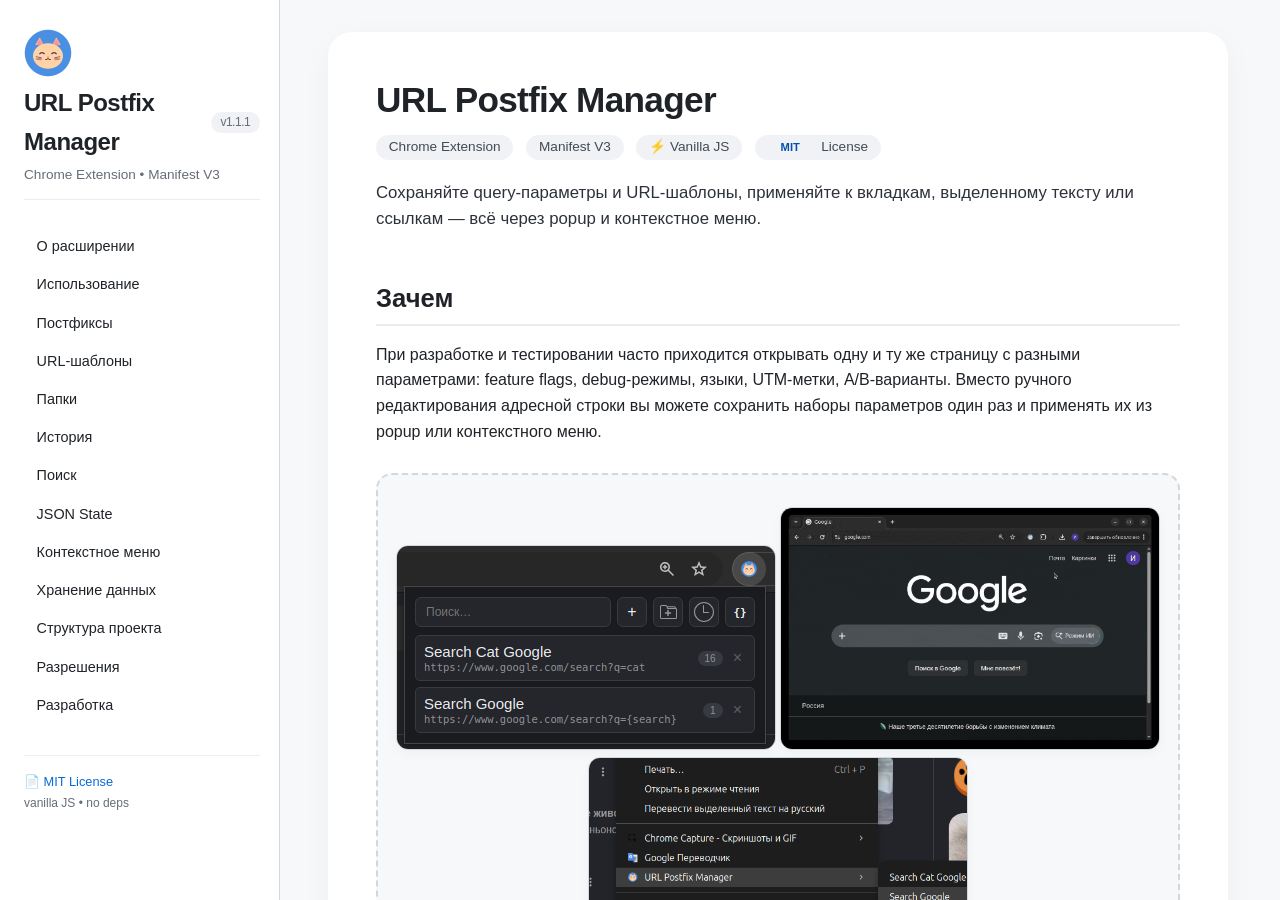
<file: index.html>
<!DOCTYPE html>
<html lang="ru">
<head>
    <meta charset="UTF-8" />
    <meta name="viewport" content="width=device-width, initial-scale=1.0" />
    <title>URL Postfix Manager — Документация</title>
    <link type="text/css" rel="stylesheet" href="css/main.css" />

    <link rel="icon" type="image/png" href="img/favicon/favicon-96x96.png" sizes="96x96" />
    <link rel="icon" type="image/svg+xml" href="img/favicon/favicon.svg" />
    <link rel="shortcut icon" href="img/favicon/favicon.ico" />
    <link rel="apple-touch-icon" sizes="180x180" href="img/favicon/apple-touch-icon.png" />
    <link rel="manifest" href="img/favicon/site.webmanifest" />
</head>
<body>
    <div class="sidebar-overlay" id="sidebarOverlay"></div>

    <!-- ====== SIDEBAR ====== -->
    <aside class="sidebar" id="sidebar">
        <img src="img/icon48.png" alt="logo">
        <div class="logo">
            URL Postfix Manager
            <small>v1.1.1</small>
        </div>
        <div class="subtitle">Chrome Extension &bull; Manifest V3</div>

        <nav id="sidebarNav">
            <a href="#about" class="active">О расширении</a>
            <a href="#usage">Использование</a>
            <a href="#postfix">Постфиксы</a>
            <a href="#templates">URL-шаблоны</a>
            <a href="#folders">Папки</a>
            <a href="#history">История</a>
            <a href="#search">Поиск</a>
            <a href="#json">JSON State</a>
            <a href="#context">Контекстное меню</a>
            <a href="#storage">Хранение данных</a>
            <a href="#structure">Структура проекта</a>
            <a href="#permissions">Разрешения</a>
            <a href="#dev">Разработка</a>
        </nav>

        <div class="footer-side">
            <span>📄 <a href="#">MIT License</a></span><br />
            <span style="font-size:0.75rem;">vanilla JS &bull; no deps</span>
        </div>
    </aside>

    <!-- ====== MAIN CONTENT ====== -->
    <main class="main" id="mainContent">

        <!-- mobile toggle -->
        <button class="menu-toggle" id="menuToggle" aria-label="Toggle menu">☰</button>

        <div class="content-wrap">

            <!-- HEADER -->
            <header>
                <h1>URL Postfix Manager</h1>
                <div class="meta">
                    <span>Chrome Extension</span>
                    <span>Manifest V3</span>
                    <span>⚡ Vanilla JS</span>
                    <span><span class="badge">MIT</span> License</span>
                </div>
                <p style="font-size:1.05rem; color:#2c313a;">
                    Сохраняйте query-параметры и URL-шаблоны, применяйте к вкладкам,
                    выделенному тексту или ссылкам — всё через popup и контекстное меню.
                </p>
            </header>

            <!-- ============================================================ -->
            <h2 id="about">Зачем</h2>
            <p>
                При разработке и тестировании часто приходится открывать одну и ту же страницу
                с разными параметрами: feature flags, debug-режимы, языки, UTM-метки,
                A/B-варианты. Вместо ручного редактирования адресной строки вы можете
                сохранить наборы параметров один раз и применять их из popup или
                контекстного меню.
            </p>

            <div class="screenshot">
                <img src="img/Url_postfix_manager_popup.png" alt="Скриншот popup" style="max-width:380px;" />
                <img src="img/use_case_1.gif" alt="Использование" style="max-width:380px;" />
                <img src="img/screen_2.png" alt="Использование контекстное меню" style="max-width:380px;" />
            </div>

            <h2 id="usage">Использование</h2>

            <h3>➕ Добавить постфикс</h3>
            <ol>
                <li>Откройте popup расширения (клик по иконке <img src="img/icon16.png">).</li>
                <li>Нажмите <span class="icon-label">＋</span>.</li>
                <li>Введите название и постфикс, например:</li>
            </ol>
            <pre><code>Название: dark mode
        Постфикс: theme=dark&amp;lang=ru</code></pre>
            <ol start="4">
                <li>При необходимости выберите папку.</li>
                <li>Нажмите <strong>Сохранить</strong> или <kbd>Enter</kbd>.</li>
            </ol>

            <h3>▶️ Применить постфикс</h3>
            <p>
                Клик по постфиксу в popup применяет его к URL текущей активной вкладки.
            </p>
            <pre><code>URL:      https://example.com/page?lang=en&amp;id=42
        Постфикс: lang=ru&amp;debug=true
        Итог:     https://example.com/page?lang=ru&amp;id=42&amp;debug=true</code></pre>
            <p>
                <code>lang</code> будет перезаписан, а <code>debug</code> добавлен.
            </p>

            <!-- ============================================================ -->
            <h2 id="postfix">Форматы query-постфикса</h2>
            <p>Все эти варианты эквивалентны:</p>
            <pre><code>theme=dark&amp;lang=ru
        ?theme=dark&amp;lang=ru
        &amp;theme=dark&amp;lang=ru</code></pre>

            <!-- ============================================================ -->
            <h2 id="templates">URL-шаблоны</h2>
            <p>
                Если постфикс начинается с <code>http://</code> или <code>https://</code>,
                расширение считает его URL-шаблоном и открывает результат в новой вкладке.
            </p>
            <pre><code>https://example.com/search?q={query}</code></pre>
            <p>
                При применении к выделенному тексту или ссылке <code>{query}</code> будет
                заменен на переданное значение. Если применить такой шаблон из popup
                без выделенного текста или ссылки, расширение запросит значение вручную.
            </p>

            <!-- ============================================================ -->
            <h2 id="folders">Папки</h2>
            <ul>
                <li>Кнопка <span class="icon-label">📁</span> в topbar создаёт новую папку.</li>
                <li>Клик по шапке папки сворачивает или разворачивает её.</li>
                <li>
                    <span class="icon-label">✕</span> справа от названия удаляет папку,
                    а постфиксы внутри переезжают в корень.
                </li>
                <li><strong>Drag &amp; drop</strong> постфикса на папку перемещает его в эту папку.</li>
                <li>Drag &amp; drop на корневую область перемещает постфикс из папки в корень.</li>
            </ul>

            <!-- ============================================================ -->
            <h2 id="history">История</h2>
            <p>
                Кнопка <span class="icon-label">⏱️</span> в topbar показывает
                применённые постфиксы. Элементы истории можно открыть повторно или удалить.
            </p>

            <!-- ============================================================ -->
            <h2 id="search">Поиск</h2>
            <p>
                Поле поиска фильтрует постфиксы по названию и содержимому.
                Если папка совпадает с поиском, показываются её элементы.
            </p>

            <!-- ============================================================ -->
            <h2 id="json">JSON State</h2>
            <p>
                Кнопка <span class="icon-label">{ }</span> в topbar открывает
                редактор состояния. В нём можно:
            </p>
            <ul>
                <li>посмотреть текущее состояние в JSON;</li>
                <li>вручную изменить JSON и нажать <strong>Применить</strong>;</li>
                <li>импортировать состояние из <code>.json</code> файла;</li>
                <li>экспортировать текущее состояние в файл.</li>
            </ul>
            <p>
                После применения или импорта popup и context menu обновляются сразу.
            </p>

            <h3>Валидация при импорте</h3>
            <ul>
                <li><code>postfixes</code>, <code>folders</code> и <code>history</code> должны быть массивами;</li>
                <li>у папок и постфиксов должны быть уникальные <code>id</code>;</li>
                <li>нельзя использовать зарезервированный <code>id</code> <code>applyPostfixAction</code>;</li>
                <li><code>folderId</code> должен ссылаться на существующую папку или быть <code>null</code>;</li>
                <li>у папки должно быть строковое <code>name</code>;</li>
                <li>у постфикса должны быть строковые <code>label</code> и <code>postfix</code>.</li>
            </ul>

            <!-- ============================================================ -->
            <h2 id="context">Контекстное меню</h2>
            <p>
                Расширение добавляет пункт <strong>URL Postfix Manager</strong>
                в контекстное меню Chrome для выделенного текста и ссылок.
            </p>
            <ul>
                <li>Если применить постфикс к ссылке, значение ссылки передаётся в шаблон.</li>
                <li>Если применить постфикс к выделенному тексту, выделенный текст передаётся в шаблон.</li>
                <li>Обычные query-постфиксы также доступны из контекстного меню.</li>
            </ul>

            <!-- ============================================================ -->
            <h2 id="storage">Хранение данных</h2>
            <p>
                Все данные хранятся локально в <code>chrome.storage.local</code>
                под ключом <code>data_v2</code>.
            </p>
            <pre><code>{
        "postfixes": [
            {
            "id": "uuid",
            "label": "dark mode",
            "postfix": "theme=dark",
            "count": 42,
            "createdAt": 1700000000000,
            "folderId": null,
            "order": 1700000000000
            }
        ],
        "folders": [
            {
            "id": "uuid",
            "name": "Работа",
            "collapsed": false,
            "order": 1700000000000
            }
        ],
        "history": [
            {
            "id": "uuid",
            "postfix": {
                "id": "uuid",
                "label": "dark mode",
                "postfix": "theme=dark"
            },
            "postfixParams": [],
            "newUrl": "https://example.com/?theme=dark",
            "url": "https://example.com/",
            "tabId": 123,
            "createdAt": 1700000000000
            }
        ]
        }</code></pre>

            <!-- ============================================================ -->
            <h2 id="structure">Структура проекта</h2>
            <pre><code>url-postfix-extension/
        ├── manifest.json          # Manifest V3
        ├── background.js          # service worker и context menu
        ├── popup.html             # разметка popup
        ├── popup.css              # стили popup
        ├── popup.js               # UI, drag &amp; drop, импорт/экспорт JSON
        ├── state/
        │   └── AppState.js        # состояние и chrome.storage.local
        ├── services/
        │   ├── postfix.js         # применение постфиксов и URL-шаблонов
        │   └── history.js         # история
        ├── icons/                 # иконки расширения
        └── svg/                   # иконки UI</code></pre>
            <p>
                Никаких build-шагов, фреймворков и зависимостей.
                Vanilla JS + Chrome Extension APIs.
            </p>

            <!-- ============================================================ -->
            <h2 id="permissions">Разрешения</h2>
            <p>В <code>manifest.json</code> используются разрешения:</p>
            <table>
                <tr><th>Разрешение</th><th>Назначение</th></tr>
                <tr><td><code>storage</code></td><td>локальное хранение состояния</td></tr>
                <tr><td><code>activeTab</code></td><td>работа с текущей активной вкладкой</td></tr>
                <tr><td><code>tabs</code></td><td>обновление текущей вкладки и открытие новых</td></tr>
                <tr><td><code>contextMenus</code></td><td>пункты контекстного меню</td></tr>
                <tr><td><code>scripting</code></td><td>зарезервировано для будущих возможностей</td></tr>
            </table>
            <p>
                Расширение хранит данные локально и не отправляет их на внешние серверы.
            </p>

            <!-- ============================================================ -->
            <h2 id="dev">Разработка</h2>
            <p>
                Проект не требует установки зависимостей. После изменения файлов
                перезагрузите unpacked extension в <code>chrome://extensions/</code>.
            </p>
            <p>Быстрая синтаксическая проверка:</p>
            <pre><code>node --check popup.js
        node --check background.js
        node --check state/AppState.js
        node --check services/postfix.js
        node --check services/history.js</code></pre>

            <!-- ============================================================ -->
            <div class="divider"></div>

            <div class="footer-main">
                <span>
                    <img src="img/icon16.png"> <a href="#">URL Postfix Manager</a> &mdash; документация
                </span>
                <span class="license">MIT License</span>
            </div>

        </div><!-- /content-wrap -->
    </main>

    <script>
        (function() {
            'use strict';

            const sidebar = document.getElementById('sidebar');
            const overlay = document.getElementById('sidebarOverlay');
            const toggleBtn = document.getElementById('menuToggle');
            const navLinks = document.querySelectorAll('#sidebarNav a');
            const mainContent = document.getElementById('mainContent');

            // === Mobile menu toggle ===
            function openMenu() {
                sidebar.classList.add('open');
                overlay.classList.add('open');
                document.body.style.overflow = 'hidden';
            }

            function closeMenu() {
                sidebar.classList.remove('open');
                overlay.classList.remove('open');
                document.body.style.overflow = '';
            }

            toggleBtn.addEventListener('click', function(e) {
                e.stopPropagation();
                if (sidebar.classList.contains('open')) {
                    closeMenu();
                } else {
                    openMenu();
                }
            });

            overlay.addEventListener('click', closeMenu);

            // Close menu on link click (mobile)
            navLinks.forEach(function(link) {
                link.addEventListener('click', function() {
                    if (window.innerWidth <= 900) {
                        closeMenu();
                    }
                });
            });

            // === Active link highlight on scroll ===
            const sections = [];
            navLinks.forEach(function(link) {
                const targetId = link.getAttribute('href').substring(1);
                const el = document.getElementById(targetId);
                if (el) sections.push({ id: targetId, el: el, link: link });
            });

            function updateActiveLink() {
                const scrollY = mainContent.scrollTop + 100;

                let currentId = null;
                for (let i = sections.length - 1; i >= 0; i--) {
                    const sec = sections[i];
                    if (sec.el.offsetTop <= scrollY) {
                        currentId = sec.id;
                        break;
                    }
                }

                navLinks.forEach(function(link) {
                    link.classList.remove('active');
                    const href = link.getAttribute('href').substring(1);
                    if (href === currentId) {
                        link.classList.add('active');
                    }
                });
            }

            mainContent.addEventListener('scroll', updateActiveLink);
            // initial highlight
            setTimeout(updateActiveLink, 50);

            // Also update on resize
            window.addEventListener('resize', updateActiveLink);

            // === Smooth scroll for sidebar links ===
            navLinks.forEach(function(link) {
                link.addEventListener('click', function(e) {
                    const targetId = this.getAttribute('href').substring(1);
                    const targetEl = document.getElementById(targetId);
                    if (targetEl) {
                        e.preventDefault();
                        const offset = 20;
                        const targetPos = targetEl.offsetTop - offset;
                        mainContent.scrollTo({ top: targetPos, behavior: 'smooth' });
                    }
                });
            });

        })();
    </script>
</body>
</html>
</file>
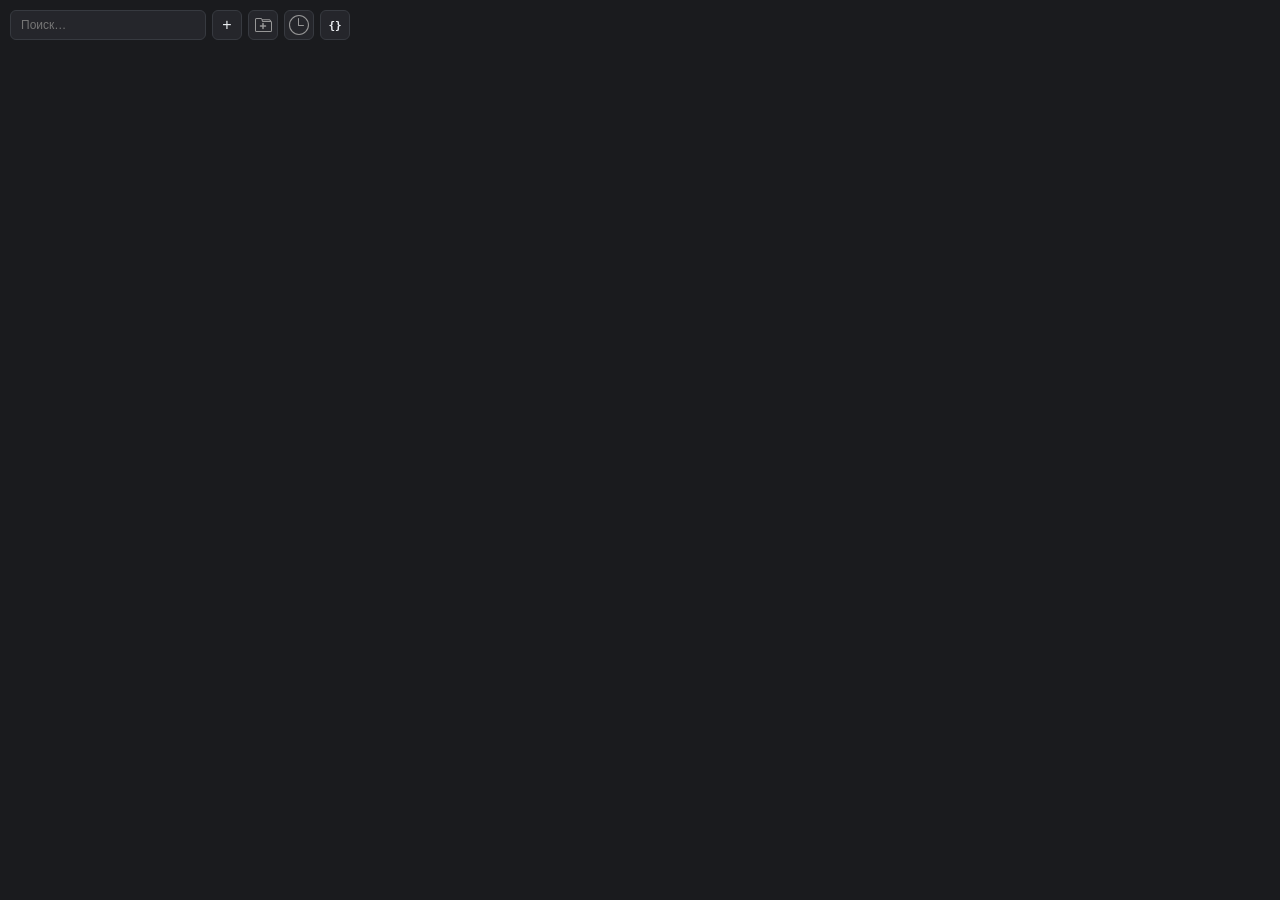
<file: popup.html>
<!DOCTYPE html>
<html lang="ru">
<head>
  <meta charset="UTF-8">
  <title>URL Postfix Manager</title>
  <link rel="stylesheet" href="popup.css">
</head>
<body>
  <canvas id="confettiCanvas"></canvas>

  <div class="container">
    <div class="topbar">
      <input type="text" id="searchInput" placeholder="Поиск…" autocomplete="off" />
      <button id="addToggleBtn" class="icon-btn" title="Добавить постфикс">+</button>
      <button id="addFolderBtn" class="icon-btn" title="Новая папка"><img src="svg/add_folder_icon.svg" alt="folder_icon"></button>
      <button id="historyToggleBtn" class="icon-btn" title="История"><img src="svg/history_icon.svg" alt="history_icon"></button>
      <button id="stateToggleBtn" class="icon-btn state-toggle-btn" title="JSON state">{}</button>
    </div>

    <div class="add-section hidden" id="addSection">
      <input type="text" id="labelInput" placeholder="Название" />
      <input type="text" id="postfixInput" placeholder="theme=dark&lang=ru" />
      <div class="add-row">
        <select id="folderSelect">
          <option value="">Без папки</option>
        </select>
        <button id="addBtn">Сохранить</button>
      </div>
    </div>

    <div id="historySection" class="history-section hidden"></div>

    <div id="stateSection" class="state-section hidden">
      <textarea id="stateJsonInput" spellcheck="false"></textarea>
      <div class="state-actions">
        <button id="applyStateBtn">Применить</button>
        <button id="importStateBtn">Импорт</button>
        <button id="exportStateBtn">Экспорт</button>
      </div>
      <div id="stateMessage" class="state-message" hidden></div>
      <input type="file" id="stateFileInput" accept="application/json,.json" hidden />
    </div>

    <div id="tree" class="tree"></div>

    <div id="emptyState" class="empty-state" hidden>
      Пусто. Нажмите <b>+</b>, чтобы добавить постфикс.
    </div>
  </div>

  <script type="module" src="popup.js"></script>
</body>
</html>
</file>
<file: css/main.css>
* {
    margin: 0;
    padding: 0;
    box-sizing: border-box;
}
body {
    font-family: -apple-system, BlinkMacSystemFont, 'Segoe UI', Roboto, Helvetica, Arial, sans-serif;
    background: #f6f8fa;
    color: #1f2328;
    line-height: 1.6;
    display: flex;
    height: 100vh;
    overflow: hidden;
}

.sidebar {
    width: 280px;
    background: #ffffff;
    border-right: 1px solid #d0d7de;
    padding: 1.8rem 1.2rem 2rem 1.5rem;
    overflow-y: auto;
    flex-shrink: 0;
    position: sticky;
    top: 0;
    height: 100vh;
}
.sidebar::-webkit-scrollbar {
    width: 4px;
}
.sidebar::-webkit-scrollbar-thumb {
    background: #d0d7de;
    border-radius: 8px;
}
.sidebar .logo {
    font-size: 1.5rem;
    font-weight: 700;
    letter-spacing: -0.02em;
    margin-bottom: 0.2rem;
    display: flex;
    align-items: center;
    gap: 0.4rem;
}
.sidebar .logo small {
    font-size: 0.75rem;
    font-weight: 400;
    color: #656d76;
    background: #f0f2f5;
    padding: 0.05rem 0.6rem;
    border-radius: 40px;
}
.sidebar .subtitle {
    font-size: 0.85rem;
    color: #656d76;
    margin-bottom: 1.8rem;
    border-bottom: 1px solid #eaeef2;
    padding-bottom: 0.8rem;
}
.sidebar nav {
    display: flex;
    flex-direction: column;
    gap: 0.15rem;
}
.sidebar nav a {
    color: #1f2328;
    text-decoration: none;
    padding: 0.4rem 0.6rem;
    border-radius: 6px;
    font-size: 0.9rem;
    transition: background 0.1s;
    display: block;
    border-left: 3px solid transparent;
}
.sidebar nav a:hover {
    background: #f0f2f5;
}
.sidebar nav a.active {
    background: #ddf4ff;
    border-left-color: #0969da;
    font-weight: 500;
}
.sidebar nav a .badge-side {
    font-size: 0.7rem;
    background: #eaeef2;
    color: #424a53;
    padding: 0.05rem 0.5rem;
    border-radius: 40px;
    margin-left: 0.4rem;
}
.sidebar .footer-side {
    margin-top: 2rem;
    padding-top: 1rem;
    border-top: 1px solid #eaeef2;
    font-size: 0.8rem;
    color: #656d76;
}
.sidebar .footer-side a {
    color: #0969da;
    text-decoration: none;
}

.main {
    flex: 1;
    overflow-y: auto;
    padding: 2rem 3rem 3rem 3rem;
    background: #f6f8fa;
}
.main::-webkit-scrollbar {
    width: 6px;
}
.main::-webkit-scrollbar-thumb {
    background: #d0d7de;
    border-radius: 8px;
}

.content-wrap {
    max-width: 900px;
    background: #ffffff;
    border-radius: 24px;
    box-shadow: 0 8px 30px rgba(0, 0, 0, 0.04);
    padding: 2.5rem 3rem;
}
@media (max-width: 1024px) {
    .content-wrap {
        padding: 2rem 1.8rem;
    }
}

h1 {
    font-size: 2.2rem;
    font-weight: 700;
    letter-spacing: -0.02em;
    margin-bottom: 0.3rem;
}
h2 {
    font-size: 1.6rem;
    font-weight: 600;
    margin-top: 2.8rem;
    margin-bottom: 1rem;
    padding-bottom: 0.3rem;
    border-bottom: 2px solid #eaeef2;
    scroll-margin-top: 1rem;
}
h3 {
    font-size: 1.15rem;
    font-weight: 600;
    margin-top: 1.6rem;
    margin-bottom: 0.5rem;
}
h4 {
    font-size: 1rem;
    font-weight: 600;
    margin-top: 1.2rem;
    margin-bottom: 0.3rem;
}
a {
    color: #0969da;
    text-decoration: none;
}
a:hover {
    text-decoration: underline;
}
p {
    margin-bottom: 0.9rem;
}
ul,
ol {
    margin: 0.6rem 0 1rem 1.6rem;
}
li {
    margin-bottom: 0.3rem;
}
code {
    background: #f0f2f5;
    padding: 0.15rem 0.5rem;
    border-radius: 6px;
    font-size: 0.85rem;
    font-family: 'SF Mono', 'Menlo', 'Monaco', 'Cascadia Code', 'Consolas', monospace;
}
pre {
    background: #f0f2f5;
    padding: 1rem 1.5rem;
    border-radius: 12px;
    overflow-x: auto;
    font-size: 0.85rem;
    line-height: 1.5;
    margin: 1rem 0;
    border: 1px solid #eaeef2;
}
pre code {
    background: transparent;
    padding: 0;
}
.badge {
    display: inline-block;
    background: #ddf4ff;
    color: #0550ae;
    font-size: 0.7rem;
    font-weight: 600;
    padding: 0.1rem 0.7rem;
    border-radius: 40px;
    margin-right: 0.3rem;
}
.badge.green {
    background: #dafbe1;
    color: #116329;
}
.badge.gray {
    background: #eaeef2;
    color: #424a53;
}

.meta {
    display: flex;
    flex-wrap: wrap;
    gap: 0.4rem 0.8rem;
    margin: 0.4rem 0 1.2rem 0;
    font-size: 0.85rem;
    color: #424a53;
}
.meta span {
    background: #f0f2f5;
    padding: 0.1rem 0.8rem;
    border-radius: 40px;
}

.screenshot {
    background: #f6f8fa;
    border-radius: 16px;
    padding: 2rem 1rem;
    text-align: center;
    margin: 1.8rem 0;
    border: 2px dashed #d0d7de;
    color: #656d76;
    font-size: 0.9rem;
}
.screenshot img {
    max-width: 100%;
    border-radius: 12px;
    border: 1px solid #d0d7de;
    box-shadow: 0 4px 12px rgba(0, 0, 0, 0.03);
}
.screenshot .placeholder-text {
    padding: 1rem 0;
}

table {
    width: 100%;
    border-collapse: collapse;
    margin: 1rem 0;
    font-size: 0.9rem;
}
th,
td {
    border: 1px solid #d0d7de;
    padding: 0.5rem 1rem;
    text-align: left;
}
th {
    background: #f6f8fa;
    font-weight: 600;
}

.divider {
    height: 1px;
    background: #eaeef2;
    margin: 2.5rem 0 1rem 0;
}
.icon-label {
    display: inline-block;
    background: #f0f2f5;
    padding: 0.05rem 0.6rem;
    border-radius: 6px;
    font-size: 0.8rem;
    font-weight: 500;
}
.footer-main {
    margin-top: 3rem;
    padding-top: 1.5rem;
    border-top: 2px solid #eaeef2;
    color: #656d76;
    font-size: 0.85rem;
    display: flex;
    flex-wrap: wrap;
    justify-content: space-between;
    align-items: center;
}
.footer-main .license {
    background: #f0f2f5;
    padding: 0.05rem 0.8rem;
    border-radius: 40px;
    font-size: 0.75rem;
}

.menu-toggle {
    display: none;
    background: none;
    border: none;
    font-size: 1.8rem;
    cursor: pointer;
    padding: 0.2rem 0.6rem;
    border-radius: 8px;
    color: #1f2328;
}
.menu-toggle:hover {
    background: #f0f2f5;
}
.sidebar-overlay {
    display: none;
    position: fixed;
    inset: 0;
    background: rgba(0, 0, 0, 0.3);
    z-index: 99;
}

@media (max-width: 900px) {
    .sidebar {
        position: fixed;
        left: -300px;
        top: 0;
        bottom: 0;
        z-index: 100;
        transition: left 0.25s ease;
        box-shadow: 4px 0 20px rgba(0, 0, 0, 0.08);
        width: 280px;
    }
    .sidebar.open {
        left: 0;
    }
    .sidebar-overlay.open {
        display: block;
    }
    .menu-toggle {
        display: inline-block;
    }
    .main {
        padding: 1rem 1rem 2rem 1rem;
    }
    .content-wrap {
        padding: 1.5rem 1.2rem;
        border-radius: 16px;
    }
    h1 {
        font-size: 1.8rem;
    }
    h2 {
        font-size: 1.3rem;
        margin-top: 2rem;
    }
    .meta {
        font-size: 0.75rem;
    }
    .main .menu-toggle {
        margin-bottom: 0.8rem;
    }
}
@media (max-width: 480px) {
    .content-wrap {
        padding: 1rem 0.8rem;
    }
    .sidebar {
        width: 260px;
        padding: 1.2rem 1rem;
    }
    pre {
        padding: 0.8rem 1rem;
        font-size: 0.8rem;
    }
}
</file>
<file: popup.css>
* {
  box-sizing: border-box;
  margin: 0;
  padding: 0;
}

:root {
  --bg: #1a1b1e;
  --bg-elev: #25262b;
  --bg-elev-2: #2c2e33;
  --border: #373a40;
  --border-hover: #4a90e2;
  --text: #e9ecef;
  --text-dim: #909296;
  --text-faint: #5c5f66;
  --accent: #3d404e;
  --accent-hover: #5ca0f2;
  --danger: #ff6b6b;
  --pill-bg: #373a40;
}

html, body {
  background: var(--bg);
  color: var(--text);
}

body {
  font-family: -apple-system, BlinkMacSystemFont, "Segoe UI", Roboto, sans-serif;
  font-size: 13px;
  width: 360px;
  max-height: 560px;
  overflow: hidden;
}

#confettiCanvas {
  position: fixed;
  inset: 0;
  pointer-events: none;
  z-index: 9999;
}

.container {
  padding: 10px;
  display: flex;
  flex-direction: column;
  gap: 8px;
  max-height: 560px;
  overflow-y: auto;
}

.search-label-badge {
    background-color: rgba(255, 243, 205, 0.7);
    color: #000000;
    border-radius: 2px; 
}

/* --- top bar --- */

.topbar {
  display: flex;
  gap: 6px;
  align-items: center;
}

#searchInput {
  flex: 1;
  padding: 7px 10px;
  background: var(--bg-elev);
  color: var(--text);
  border: 1px solid var(--border);
  border-radius: 6px;
  font-size: 12px;
  font-family: inherit;
  outline: none;
}

#searchInput:focus {
  border-color: var(--accent);
}

.icon-btn {
  width: 30px;
  height: 30px;
  display: flex;
  align-items: center;
  justify-content: center;
  background: var(--bg-elev);
  color: var(--text);
  border: 1px solid var(--border);
  border-radius: 6px;
  cursor: pointer;
  font-size: 16px;
  line-height: 1;
  flex-shrink: 0;
}

.icon-btn:hover {
  background: var(--bg-elev-2);
  border-color: var(--accent);
}

.icon-btn.active {
  background: var(--accent);
  color: #fff;
  border-color: var(--accent);
}

.state-toggle-btn {
  font-size: 11px;
  font-family: ui-monospace, monospace;
  font-weight: 600;
}

/* --- add form --- */

.add-section {
  display: flex;
  flex-direction: column;
  gap: 6px;
  padding: 10px;
  background: var(--bg-elev);
  border: 1px solid var(--border);
  border-radius: 6px;
}

.add-section.hidden {
  display: none;
}

.add-section input,
.add-section select {
  padding: 6px 8px;
  background: var(--bg-elev-2);
  color: var(--text);
  border: 1px solid var(--border);
  border-radius: 4px;
  font-size: 12px;
  font-family: inherit;
  outline: none;
}

.add-section input:focus,
.add-section select:focus {
  border-color: var(--accent);
}

.add-row {
  display: flex;
  gap: 6px;
}

.add-row select {
  flex: 1;
}

#addBtn {
  padding: 6px 14px;
  background: var(--accent);
  color: #fff;
  border: none;
  border-radius: 4px;
  font-size: 12px;
  font-weight: 500;
  cursor: pointer;
}

#addBtn:hover {
  background: var(--accent-hover);
}

/* --- current url --- */

.current-url {
  font-size: 10.5px;
  color: var(--text-dim);
  padding: 5px 8px;
  background: var(--bg-elev);
  border-radius: 4px;
  word-break: break-all;
  font-family: ui-monospace, monospace;
  max-height: 38px;
}

/* --- tree (folders + items) --- */

.tree {
  display: flex;
  flex-direction: column;
  gap: 6px;
}

.folder {
  background: var(--bg-elev);
  border: 1px solid var(--border);
  border-radius: 6px;
  overflow: hidden;
}

.folder.drag-over {
  border-color: var(--accent);
  background: var(--bg-elev-2);
}

.folder-header {
  display: flex;
  align-items: center;
  gap: 6px;
  padding: 7px 10px;
  cursor: pointer;
  user-select: none;
}

.folder-header:hover {
  background: var(--bg-elev-2);
}

.folder-chevron {
  font-size: 10px;
  color: var(--text-dim);
  width: 10px;
  transition: transform 0.15s;
}

.folder.collapsed .folder-chevron {
  transform: rotate(-90deg);
}

.folder-icon {
  background: url('svg/folder_icon.svg') left center no-repeat;
  width: 24px;
  height: 24px;
  font-size: 13px;
}

.folder-name {
  flex: 1;
  font-size: 17px;
  font-weight: 500;
  white-space: nowrap;
  overflow: hidden;
  text-overflow: ellipsis;
}

.folder-name[contenteditable="true"] {
  outline: 1px solid var(--accent);
  border-radius: 2px;
  padding: 0 2px;
}

.folder-count {
  font-size: 10px;
  color: var(--text-faint);
}

.folder-del {
  background: transparent;
  border: none;
  color: var(--text-faint);
  cursor: pointer;
  font-size: 14px;
  padding: 0 4px;
  border-radius: 3px;
}

.folder-del:hover {
  color: var(--danger);
  background: rgba(255, 107, 107, 0.1);
}

.folder-items {
  display: flex;
  flex-direction: column;
  gap: 2px;
  padding: 0 6px 6px;
}

.folder.collapsed .folder-items {
  display: none;
}

/* --- postfix item --- */

.postfix-item {
  display: flex;
  align-items: center;
  gap: 6px;
  padding: 7px 8px;
  background: var(--bg-elev-2);
  border: 1px solid transparent;
  border-radius: 5px;
  cursor: pointer;
  transition: background 0.1s, border-color 0.1s;
}

.postfix-item:hover {
  border-color: var(--accent);
}

.postfix-item.dragging {
  opacity: 0.4;
}

.postfix-item.no-folder {
  background: var(--bg-elev);
  border: 1px solid var(--border);
}

.postfix-info {
  flex: 1;
  min-width: 0;
}

.postfix-label {
  font-size: 15px;
  color: var(--text);
  white-space: nowrap;
  overflow: hidden;
  text-overflow: ellipsis;
}

.postfix-value {
  font-size: 10.5px;
  color: var(--text-dim);
  font-family: ui-monospace, monospace;
  white-space: nowrap;
  overflow: hidden;
  text-overflow: ellipsis;
  margin-top: 1px;
}

.postfix-count {
  font-size: 10px;
  color: var(--text-dim);
  background: var(--pill-bg);
  padding: 2px 7px;
  border-radius: 10px;
  flex-shrink: 0;
}

.postfix-count.milestone {
  background: linear-gradient(135deg, #f7b733, #fc4a1a);
  color: #fff;
  font-weight: 600;
}

.delete-btn {
  background: transparent;
  border: none;
  color: var(--text-faint);
  cursor: pointer;
  font-size: 16px;
  padding: 0 4px;
  border-radius: 3px;
  flex-shrink: 0;
}

.delete-btn:hover {
  color: var(--danger);
  background: rgba(255, 107, 107, 0.1);
}

.empty-state {
  text-align: center;
  padding: 24px 10px;
  color: var(--text-dim);
  font-size: 12px;
}

.empty-state b {
  color: var(--accent);
}

/* --- history item --- */

.history-item {
  display: flex;
  align-items: center;
  gap: 6px;
  padding: 7px 8px;
  background: var(--bg-elev-2);
  border: 1px solid transparent;
  border-radius: 5px;
  cursor: pointer;
  transition: background 0.1s, border-color 0.1s;
}

.history-item:hover {
  border-color: var(--accent);
}

.history-item.dragging {
  opacity: 0.4;
}

.history-item.no-folder {
  background: var(--bg-elev);
  border: 1px solid var(--border);
}

.history-info {
  flex: 1;
  min-width: 0;
}

.history-label {
  font-size: 15px;
  color: var(--text);
  white-space: nowrap;
  overflow: hidden;
  text-overflow: ellipsis;
}

.history-value {
  font-size: 10.5px;
  color: var(--text-dim);
  font-family: ui-monospace, monospace;
  overflow: hidden;
  text-overflow: ellipsis;
  margin-top: 1px;
}

.history-section {
  display: flex;
  flex-direction: column;
  gap: 6px;
  padding: 10px;
  background: var(--bg-elev);
  border: 1px solid var(--border);
  border-radius: 6px;
}

.history-section.hidden {
  display: none;
}

/* --- state json --- */

.state-section {
  display: flex;
  flex-direction: column;
  gap: 6px;
  padding: 10px;
  background: var(--bg-elev);
  border: 1px solid var(--border);
  border-radius: 6px;
}

.state-section.hidden {
  display: none;
}

#stateJsonInput {
  width: 100%;
  min-height: 220px;
  resize: vertical;
  padding: 8px;
  background: var(--bg-elev-2);
  color: var(--text);
  border: 1px solid var(--border);
  border-radius: 4px;
  font-size: 11px;
  font-family: ui-monospace, monospace;
  line-height: 1.4;
  outline: none;
}

#stateJsonInput:focus {
  border-color: var(--accent);
}

.state-actions {
  display: grid;
  grid-template-columns: 1fr 1fr 1fr;
  gap: 6px;
}

.state-actions button {
  padding: 6px 8px;
  background: var(--accent);
  color: #fff;
  border: none;
  border-radius: 4px;
  font-size: 12px;
  font-weight: 500;
  cursor: pointer;
}

.state-actions button:hover {
  background: var(--accent-hover);
}

.state-message {
  padding: 6px 8px;
  background: var(--bg-elev-2);
  color: var(--text-dim);
  border: 1px solid var(--border);
  border-radius: 4px;
  font-size: 11px;
}

.state-message.error {
  color: var(--danger);
  border-color: rgba(255, 107, 107, 0.45);
}

/* scrollbar */

.container::-webkit-scrollbar {
  width: 6px;
}
.container::-webkit-scrollbar-track {
  background: transparent;
}
.container::-webkit-scrollbar-thumb {
  background: var(--border);
  border-radius: 3px;
}
.container::-webkit-scrollbar-thumb:hover {
  background: var(--text-faint);
}
</file>
